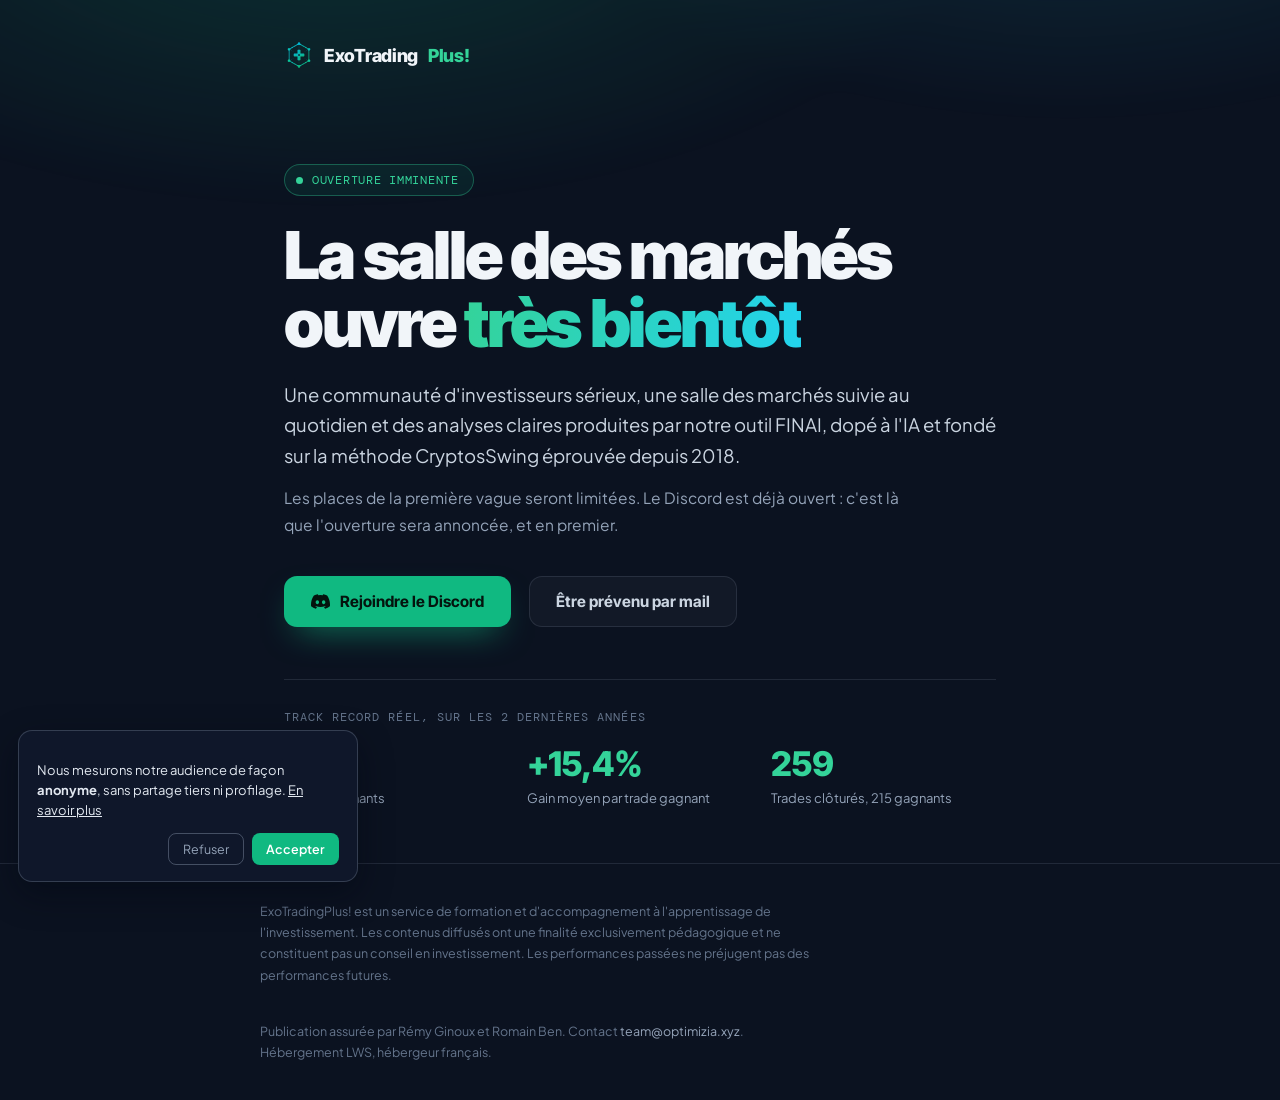
<file: site/index.html>
<!DOCTYPE html>
<html lang="fr">
<head>
  <meta charset="UTF-8" />
  <meta name="viewport" content="width=device-width, initial-scale=1.0" />
  <title>ExoTradingPlus! · Ouverture imminente</title>
  <meta name="description" content="La salle des marchés ExoTradingPlus! ouvre bientôt. Communauté d'investisseurs, analyses FINAI dopées à l'IA, méthode CryptosSwing éprouvée depuis 2018." />
  <meta name="robots" content="index, follow" />
  <meta property="og:title" content="ExoTradingPlus! · Ouverture imminente" />
  <meta property="og:description" content="Une salle des marchés, une communauté d'investisseurs sérieux et des analyses produites par notre outil FINAI. Ouverture imminente." />
  <meta property="og:type" content="website" />
  <meta property="og:url" content="https://exotradingplus.com/" />
  <meta name="theme-color" content="#0b1220" />
  <link rel="preconnect" href="https://fonts.googleapis.com" />
  <link rel="preconnect" href="https://fonts.gstatic.com" crossorigin />
  <link href="https://fonts.googleapis.com/css2?family=Inter+Tight:wght@500;700;800;900&family=Plus+Jakarta+Sans:wght@400;500;600&family=DM+Mono:wght@500&display=swap" rel="stylesheet" />
  <link rel="icon" href="LogoMarkETP.png" type="image/png" />
  <style>
    :root {
      --bg: #0b1220;
      --panel: #0f172a;
      --emerald: #10b981;
      --emerald-2: #34d399;
      --cyan-2: #22d3ee;
      --text: #f1f5f9;
      --text-2: #cbd5e1;
      --muted: #94a3b8;
      --dim: #64748b;
      --line: rgba(148, 163, 184, 0.16);
      --font-head: 'Inter Tight', -apple-system, BlinkMacSystemFont, 'Segoe UI', Roboto, Arial, sans-serif;
      --font-body: 'Plus Jakarta Sans', -apple-system, BlinkMacSystemFont, 'Segoe UI', Roboto, Arial, sans-serif;
      --mono: 'DM Mono', ui-monospace, SFMono-Regular, Menlo, Consolas, monospace;
    }

    * { box-sizing: border-box; }

    html, body { height: 100%; }

    body {
      margin: 0;
      background: var(--bg);
      color: var(--text);
      font-family: var(--font-body);
      -webkit-font-smoothing: antialiased;
      display: flex;
      flex-direction: column;
      overflow-x: hidden;
    }

    /* Halo Aurora : deux nappes fixes, sans coût de rendu au scroll. */
    body::before {
      content: '';
      position: fixed;
      inset: -30% -10% auto -10%;
      height: 90vh;
      background:
        radial-gradient(60% 55% at 30% 20%, rgba(16, 185, 129, 0.20), transparent 70%),
        radial-gradient(50% 50% at 78% 12%, rgba(34, 211, 238, 0.14), transparent 72%);
      filter: blur(10px);
      pointer-events: none;
      z-index: 0;
    }

    .wrap {
      position: relative;
      z-index: 1;
      width: 100%;
      max-width: 760px;
      margin: 0 auto;
      padding: 40px 24px 56px;
      flex: 1;
      display: flex;
      flex-direction: column;
    }

    header { padding-bottom: clamp(40px, 10vh, 96px); }

    .brand {
      display: inline-flex;
      align-items: center;
      gap: 10px;
      font-family: var(--font-head);
      font-weight: 800;
      font-size: 18px;
      letter-spacing: -0.3px;
      color: var(--text);
      text-decoration: none;
    }
    .brand img { width: 30px; height: 30px; display: block; }
    .brand .plus { color: var(--emerald-2); }

    main { flex: 1; }

    .badge {
      display: inline-flex;
      align-items: center;
      gap: 9px;
      padding: 7px 14px 7px 11px;
      border: 1px solid rgba(52, 211, 153, 0.34);
      border-radius: 999px;
      background: rgba(16, 185, 129, 0.09);
      font-family: var(--mono);
      font-size: 12px;
      letter-spacing: 0.06em;
      text-transform: uppercase;
      color: var(--emerald-2);
      margin-bottom: 26px;
    }
    .dot {
      width: 7px; height: 7px;
      border-radius: 50%;
      background: var(--emerald-2);
      box-shadow: 0 0 0 0 rgba(52, 211, 153, 0.6);
      animation: pulse 2.4s ease-out infinite;
    }
    @keyframes pulse {
      0%   { box-shadow: 0 0 0 0 rgba(52, 211, 153, 0.55); }
      70%  { box-shadow: 0 0 0 9px rgba(52, 211, 153, 0); }
      100% { box-shadow: 0 0 0 0 rgba(52, 211, 153, 0); }
    }

    h1 {
      font-family: var(--font-head);
      font-weight: 900;
      font-size: clamp(38px, 8vw, 66px);
      line-height: 1.03;
      letter-spacing: -0.035em;
      margin: 0 0 22px;
    }
    h1 .accent {
      background: linear-gradient(100deg, var(--emerald-2), var(--cyan-2));
      -webkit-background-clip: text;
      background-clip: text;
      color: transparent;
    }

    .lede {
      font-size: clamp(16px, 2.2vw, 18.5px);
      line-height: 1.65;
      color: var(--text-2);
      max-width: 58ch;
      margin: 0 0 14px;
    }
    .lede-2 {
      font-size: 15.5px;
      line-height: 1.7;
      color: var(--muted);
      max-width: 58ch;
      margin: 0 0 38px;
    }

    .cta-row {
      display: flex;
      flex-wrap: wrap;
      align-items: center;
      gap: 14px 18px;
      margin-bottom: 52px;
    }
    .btn {
      display: inline-flex;
      align-items: center;
      gap: 10px;
      padding: 15px 26px;
      border-radius: 13px;
      font-family: var(--font-head);
      font-weight: 700;
      font-size: 15.5px;
      text-decoration: none;
      border: 1px solid transparent;
      transition: transform .16s ease, box-shadow .16s ease, background-color .16s ease;
    }
    .btn-primary {
      background: var(--emerald);
      color: #04140e;
      box-shadow: 0 14px 34px -14px rgba(16, 185, 129, 0.75);
    }
    .btn-primary:hover { background: var(--emerald-2); transform: translateY(-2px); }
    .btn-primary svg { width: 19px; height: 19px; fill: currentColor; }
    .btn-ghost {
      color: var(--text-2);
      border-color: var(--line);
      background: rgba(255, 255, 255, 0.03);
    }
    .btn-ghost:hover { color: var(--text); border-color: rgba(148, 163, 184, 0.34); }

    .proof {
      border-top: 1px solid var(--line);
      padding-top: 30px;
    }
    .proof-label {
      font-family: var(--mono);
      font-size: 11.5px;
      letter-spacing: 0.09em;
      text-transform: uppercase;
      color: var(--dim);
      margin: 0 0 20px;
    }
    .stats {
      display: grid;
      grid-template-columns: repeat(3, 1fr);
      gap: 18px;
    }
    .stat-n {
      font-family: var(--font-head);
      font-weight: 800;
      font-size: clamp(26px, 5vw, 34px);
      letter-spacing: -0.03em;
      color: var(--emerald-2);
      line-height: 1.1;
    }
    .stat-l {
      font-size: 13px;
      line-height: 1.45;
      color: var(--muted);
      margin-top: 6px;
    }

    footer {
      position: relative;
      z-index: 1;
      border-top: 1px solid var(--line);
      padding: 24px;
    }
    .foot-in {
      max-width: 760px;
      margin: 0 auto;
      display: flex;
      flex-wrap: wrap;
      gap: 10px 22px;
      align-items: center;
      justify-content: space-between;
      font-size: 12.5px;
      color: var(--dim);
      line-height: 1.7;
    }
    .foot-in a { color: var(--muted); text-decoration: none; }
    .foot-in a:hover { color: var(--text-2); text-decoration: underline; }
    .disclaimer { max-width: 62ch; }

    @media (max-width: 560px) {
      .stats { grid-template-columns: 1fr; gap: 22px; }
      .btn { width: 100%; justify-content: center; }
      header { padding-bottom: 44px; }
    }

    @media (prefers-reduced-motion: reduce) {
      .dot { animation: none; }
      .btn { transition: none; }
    }
  </style>
</head>
<body>

  <div class="wrap">
    <header>
      <span class="brand">
        <img src="LogoMarkETP.png" alt="" />
        ExoTrading<span class="plus">Plus!</span>
      </span>
    </header>

    <main>
      <span class="badge"><span class="dot"></span>Ouverture imminente</span>

      <h1>La salle des marchés<br />ouvre <span class="accent">très bientôt</span></h1>

      <p class="lede">
        Une communauté d'investisseurs sérieux, une salle des marchés suivie au quotidien
        et des analyses claires produites par notre outil FINAI, dopé à l'IA et fondé sur
        la méthode CryptosSwing éprouvée depuis 2018.
      </p>
      <p class="lede-2">
        Les places de la première vague seront limitées. Le Discord est déjà ouvert :
        c'est là que l'ouverture sera annoncée, et en premier.
      </p>

      <div class="cta-row">
        <a class="btn btn-primary" href="https://discord.com/invite/za25Zpjvtn" rel="noopener">
          <svg viewBox="0 0 24 24" aria-hidden="true"><path d="M20.317 4.369a19.79 19.79 0 0 0-4.885-1.515.074.074 0 0 0-.079.037c-.21.375-.444.865-.608 1.25a18.27 18.27 0 0 0-5.487 0 12.65 12.65 0 0 0-.617-1.25.077.077 0 0 0-.079-.037A19.736 19.736 0 0 0 3.677 4.37a.07.07 0 0 0-.032.027C.533 9.046-.32 13.58.099 18.057a.082.082 0 0 0 .031.057 19.9 19.9 0 0 0 5.993 3.03.078.078 0 0 0 .084-.028c.462-.63.874-1.295 1.226-1.994a.076.076 0 0 0-.041-.106 13.1 13.1 0 0 1-1.872-.892.077.077 0 0 1-.008-.128c.126-.094.252-.192.372-.291a.074.074 0 0 1 .077-.01c3.928 1.793 8.18 1.793 12.062 0a.074.074 0 0 1 .078.009c.12.099.246.198.373.292a.077.077 0 0 1-.006.127 12.3 12.3 0 0 1-1.873.892.077.077 0 0 0-.041.107c.36.698.772 1.362 1.225 1.993a.076.076 0 0 0 .084.028 19.839 19.839 0 0 0 6.002-3.03.077.077 0 0 0 .032-.056c.5-5.177-.838-9.674-3.549-13.66a.061.061 0 0 0-.031-.028zM8.02 15.331c-1.182 0-2.157-1.085-2.157-2.419 0-1.333.956-2.419 2.157-2.419 1.21 0 2.176 1.096 2.157 2.42 0 1.333-.956 2.418-2.157 2.418zm7.975 0c-1.183 0-2.157-1.085-2.157-2.419 0-1.333.955-2.419 2.157-2.419 1.21 0 2.176 1.096 2.157 2.42 0 1.333-.946 2.418-2.157 2.418z"/></svg>
          Rejoindre le Discord
        </a>
        <a class="btn btn-ghost" href="mailto:team@optimizia.xyz?subject=ExoTradingPlus!%20-%20me%20prevenir%20de%20l%27ouverture">
          Être prévenu par mail
        </a>
      </div>

      <section class="proof">
        <p class="proof-label">Track record réel, sur les 2 dernières années</p>
        <div class="stats">
          <div>
            <div class="stat-n">83%</div>
            <div class="stat-l">Trades gagnants</div>
          </div>
          <div>
            <div class="stat-n">+15,4%</div>
            <div class="stat-l">Gain moyen par trade gagnant</div>
          </div>
          <div>
            <div class="stat-n">259</div>
            <div class="stat-l">Trades clôturés, 215 gagnants</div>
          </div>
        </div>
      </section>
    </main>
  </div>

  <footer>
    <div class="foot-in">
      <p class="disclaimer">
        ExoTradingPlus! est un service de formation et d'accompagnement à l'apprentissage
        de l'investissement. Les contenus diffusés ont une finalité exclusivement
        pédagogique et ne constituent pas un conseil en investissement. Les performances
        passées ne préjugent pas des performances futures.
      </p>
      <p class="disclaimer">
        Publication assurée par Rémy Ginoux et Romain Ben.
        Contact <a href="mailto:team@optimizia.xyz">team@optimizia.xyz</a>.
        Hébergement LWS, hébergeur français.
      </p>
    </div>
  </footer>

<script>
/* OptimizIA Tracker V3 (multi-sites) : mesure d'audience anonyme, sans tiers. Opt-out : ?notrack=1 */
(function () {
  'use strict';
  var CFG = { site: 'etp', legal: 'politique-confidentialite.html', accent: '#10B981' };
  var N8N = 'https://n8n.romainben.cloud/webhook/oia/sync';
  var K = { optout: 'optimizia_notrack', consent: 'oia_consent', vid: 'oia_vid', sid: 'oia_sid', src: 'oia_src', cmp: 'oia_cmp' };
  var isEN = (document.documentElement.lang || '').toLowerCase().indexOf('en') === 0;
  var TXT = isEN ? {
    body: 'We measure our audience <strong>anonymously</strong>, with no third parties and no profiling. <a href="politique-confidentialite.html">Learn more</a>',
    accept: 'Accept', refuse: 'Decline'
  } : {
    body: 'Nous mesurons notre audience de façon <strong>anonyme</strong>, sans partage tiers ni profilage. <a href="politique-confidentialite.html">En savoir plus</a>',
    accept: 'Accepter', refuse: 'Refuser'
  };

  var Q = null;
  try { Q = new URLSearchParams(location.search); } catch (e) {}

  try {
    if (Q && Q.has('notrack')) {
      if (Q.get('notrack') === '1') { localStorage.setItem(K.optout, '1'); console.log('%c[OptimizIA] Tracker désactivé sur ce navigateur', 'color:#F97316;font-weight:bold'); }
      else { localStorage.removeItem(K.optout); console.log('%c[OptimizIA] Tracker réactivé', 'color:#3B82F6;font-weight:bold'); }
    }
    if (localStorage.getItem(K.optout)) return;
  } catch (e) {}

  var REF_AT_LOAD = document.referrer || '';

  function categorize(ref) {
    var us = Q && (Q.get('utm_source') || '').toLowerCase().slice(0, 40);
    if (us) return us;
    if (!ref) return 'direct';
    try {
      var h = new URL(ref).hostname.toLowerCase();
      if (h === location.hostname) return null;
      var MAP = [
        ['linkedin', 'linkedin'], ['lnkd.in', 'linkedin'],
        ['tiktok', 'tiktok'], ['youtu', 'youtube'],
        ['instagram', 'instagram'], ['facebook', 'facebook'], ['fb.com', 'facebook'],
        ['twitter', 'x'], ['x.com', 'x'], ['t.co', 'x'],
        ['discord', 'discord'], ['t.me', 'telegram'], ['telegram', 'telegram'],
        ['reddit', 'reddit'], ['bing', 'bing'], ['duckduckgo', 'duckduckgo'],
        ['seoplus.optimizia', 'seoplus'], ['optimizia.xyz', 'optimizia.xyz'],
        ['romainben.cloud', 'romainben.cloud'], ['ginoux.xyz', 'ginoux.xyz'],
        ['exotradingplus', 'exotradingplus'],
      ];
      for (var i = 0; i < MAP.length; i++) { if (h.indexOf(MAP[i][0]) !== -1) return MAP[i][1]; }
      if (/^(www\.)?google\./.test(h)) return 'google';
      return h.replace(/^www\./, '');
    } catch (e) { return 'direct'; }
  }

  function uuid() {
    if (window.crypto && crypto.randomUUID) return crypto.randomUUID();
    return 'xxxxxxxx-xxxx-4xxx-yxxx-xxxxxxxxxxxx'.replace(/[xy]/g, function (c) { var r = Math.random() * 16 | 0, v = c === 'x' ? r : (r & 0x3 | 0x8); return v.toString(16); });
  }

  function startTracker() {
    var vid, sid, src, cmp;
    try {
      vid = localStorage.getItem(K.vid);
      if (!vid) { vid = uuid(); localStorage.setItem(K.vid, vid); }
      sid = sessionStorage.getItem(K.sid);
      if (!sid) { sid = uuid(); sessionStorage.setItem(K.sid, sid); }
      src = sessionStorage.getItem(K.src);
      if (!src) { src = categorize(REF_AT_LOAD) || 'direct'; sessionStorage.setItem(K.src, src); }
      cmp = sessionStorage.getItem(K.cmp);
      if (cmp === null || cmp === undefined) { cmp = ((Q && Q.get('utm_campaign')) || '').slice(0, 80); sessionStorage.setItem(K.cmp, cmp); }
    } catch (e) { return; }

    function payload(event, element) {
      return { site: CFG.site, event: event, page: location.pathname, element: element || '', visitorId: vid, sessionId: sid, source: src, campaign: cmp, timestamp: new Date().toISOString() };
    }
    function send(event, element) {
      fetch(N8N, { method: 'POST', headers: { 'Content-Type': 'application/json' }, body: JSON.stringify(payload(event, element)) }).catch(function () {});
    }

    send('pageview', document.title);

    document.addEventListener('click', function (e) {
      var el = e.target.closest ? e.target.closest('a[href], button, [data-track]') : null;
      if (!el) return;
      var href = el.getAttribute('href') || '';
      var text = (el.textContent || '').trim().slice(0, 80);
      var external = false;
      if (href && href.indexOf('#') !== 0) {
        try { external = new URL(href, location.href).hostname !== location.hostname; } catch (err) {}
      }
      if (el.matches('button, [data-track], [class*="btn"], [class*="cta"]')) { send('cta_click', text); }
      else if (external) { send('external_click', text || href.slice(0, 80)); }
      else { send('nav_click', text); }
    });

    document.querySelectorAll('form').forEach(function (form) {
      form.addEventListener('submit', function () { send('form_submit', form.id || form.getAttribute('action') || 'form'); });
    });

    var depths = [25, 50, 75, 100], fired = {};
    window.addEventListener('scroll', function () {
      var pct = Math.round((window.scrollY + window.innerHeight) / Math.max(document.body.scrollHeight, 1) * 100);
      depths.forEach(function (d) { if (pct >= d && !fired[d]) { fired[d] = true; send('scroll_depth', d + '%'); } });
    }, { passive: true });

    var t0 = Date.now(), sentTime = false;
    function sendTime() {
      if (sentTime) return;
      var s = Math.round((Date.now() - t0) / 1000);
      if (s < 1) return;
      sentTime = true;
      try { navigator.sendBeacon(N8N, new Blob([JSON.stringify(payload('time_on_page', s + 's'))], { type: 'text/plain' })); } catch (e) {}
    }
    window.addEventListener('pagehide', sendTime);
    window.addEventListener('beforeunload', sendTime);
    document.addEventListener('visibilitychange', function () { if (document.visibilityState === 'hidden') sendTime(); });
  }

  function ensureBanner() {
    var el = document.getElementById('oia-consent');
    if (el) return el;
    el = document.createElement('div');
    el.id = 'oia-consent';
    el.className = 'oia-injected';
    el.hidden = true;
    el.setAttribute('role', 'dialog');
    el.setAttribute('aria-label', isEN ? 'Audience measurement consent' : "Consentement mesure d'audience");
    el.innerHTML = '<p class="oia-consent-text"></p><div class="oia-consent-actions"><button type="button" class="oia-btn-refuse"></button><button type="button" class="oia-btn-accept"></button></div>';
    var st = document.createElement('style');
    st.textContent = '#oia-consent.oia-injected{position:fixed;left:18px;bottom:18px;z-index:9999;max-width:340px;background:#0F172A;color:#E2E8F0;border:1px solid rgba(148,163,184,.28);border-radius:14px;padding:16px 18px;font-size:13px;line-height:1.55;box-shadow:0 12px 34px rgba(2,6,18,.45);font-family:inherit}#oia-consent.oia-injected[hidden]{display:none}#oia-consent.oia-injected a{color:inherit;text-decoration:underline}#oia-consent.oia-injected .oia-consent-actions{display:flex;gap:8px;margin-top:12px;justify-content:flex-end}#oia-consent.oia-injected button{cursor:pointer;border-radius:8px;font-size:12.5px;padding:7px 14px;font-family:inherit}#oia-consent.oia-injected .oia-btn-accept{border:none;background:#10B981;color:#fff;font-weight:600}#oia-consent.oia-injected .oia-btn-refuse{border:1px solid rgba(148,163,184,.4);background:transparent;color:#94A3B8}';
    document.head.appendChild(st);
    document.body.appendChild(el);
    return el;
  }

  function showBanner() {
    var el = ensureBanner();
    if (!el) return;
    el.querySelector('.oia-consent-text').innerHTML = TXT.body;
    el.querySelector('.oia-btn-accept').textContent = TXT.accept;
    el.querySelector('.oia-btn-refuse').textContent = TXT.refuse;
    el.hidden = false;
    el.setAttribute('data-show', '1');
    el.querySelector('.oia-btn-accept').addEventListener('click', function () {
      try { localStorage.setItem(K.consent, 'accepted'); } catch (e) {}
      el.removeAttribute('data-show'); el.hidden = true;
      startTracker();
    });
    el.querySelector('.oia-btn-refuse').addEventListener('click', function () {
      try { localStorage.setItem(K.consent, 'refused'); } catch (e) {}
      el.removeAttribute('data-show'); el.hidden = true;
    });
  }

  var consent = null;
  try { consent = localStorage.getItem(K.consent); } catch (e) {}
  if (consent === 'accepted') startTracker();
  else if (consent !== 'refused') {
    if (document.readyState === 'loading') document.addEventListener('DOMContentLoaded', showBanner);
    else showBanner();
  }
})();
</script>
</body>
</html>
</file>
